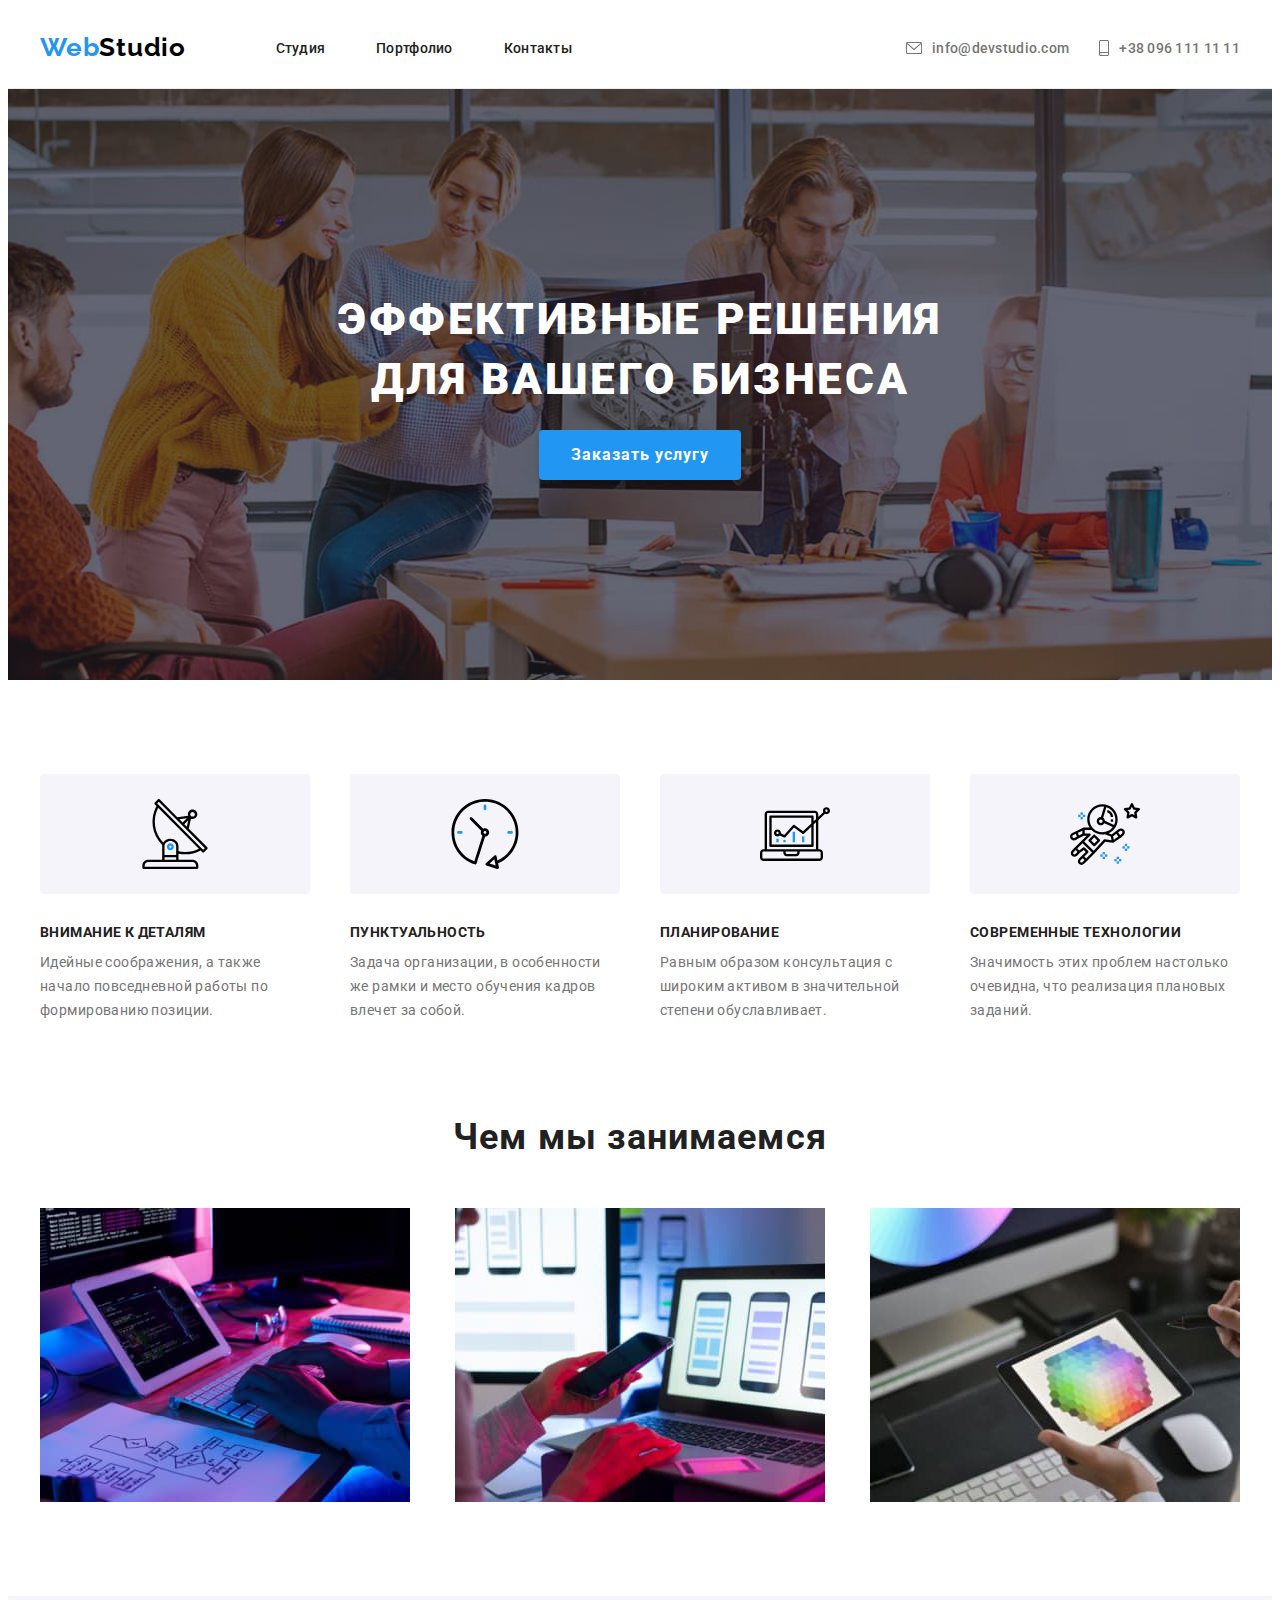
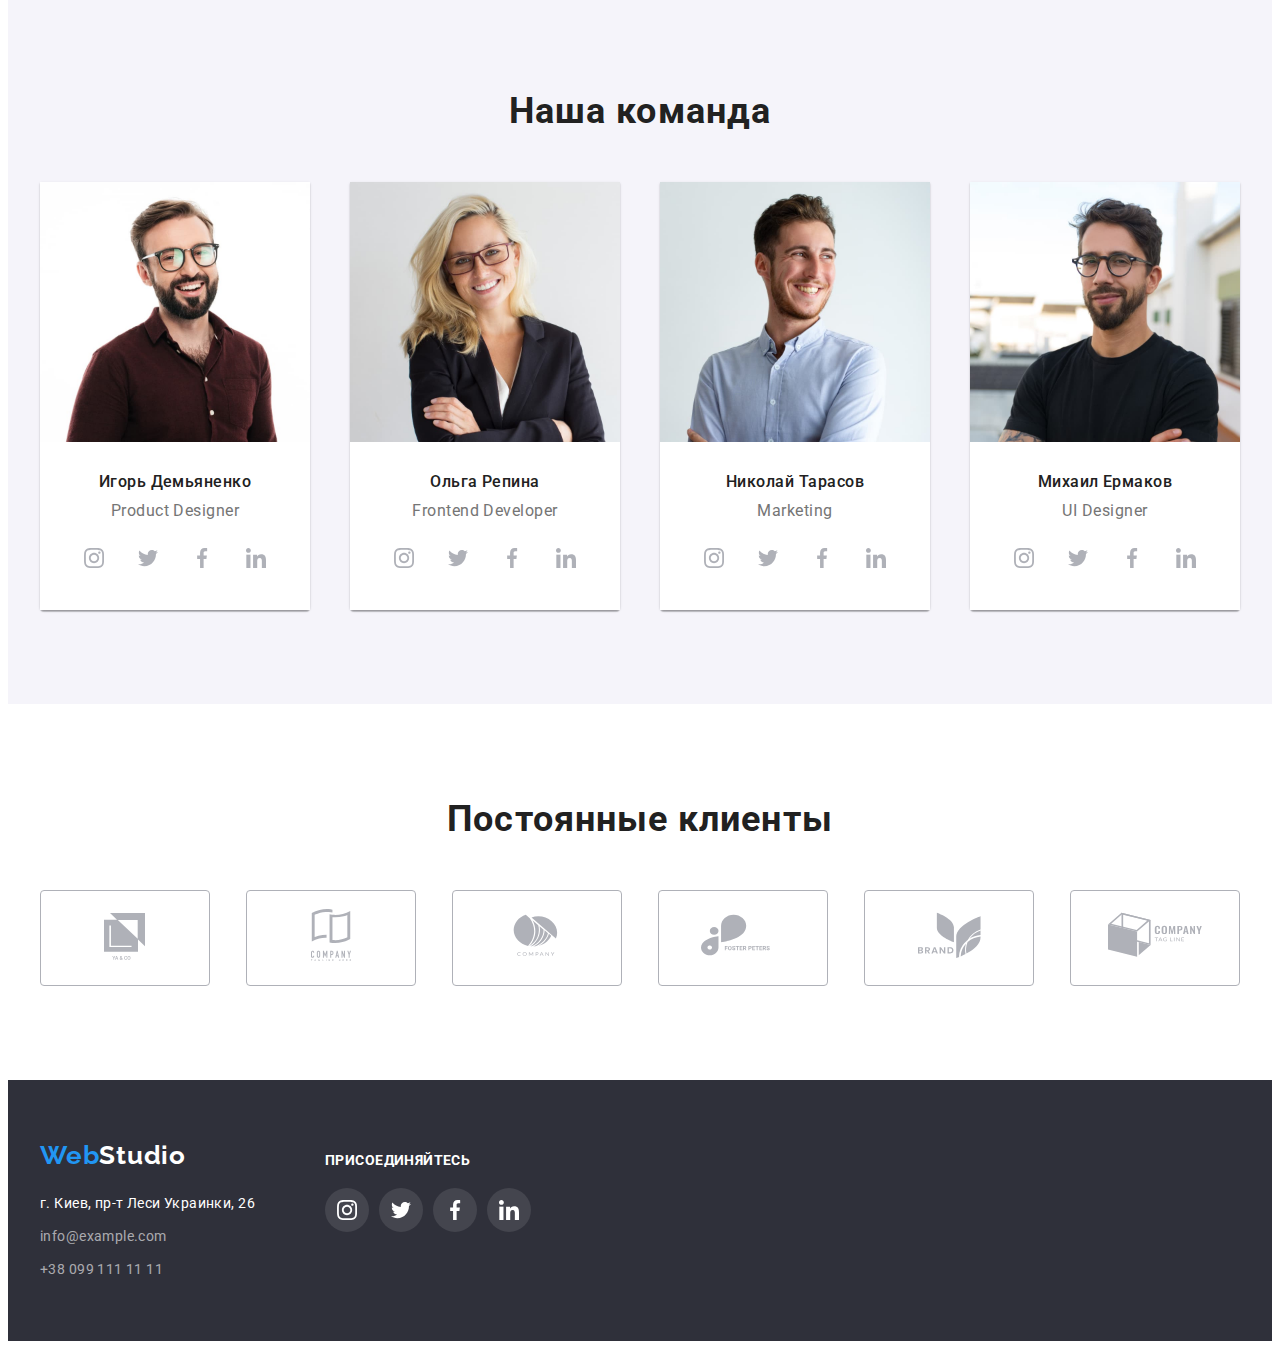
<file: index.html>
<!DOCTYPE html>
<html lang="ru">
<head>
    <meta charset="UTF-8">
    <meta http-equiv="X-UA-Compatible" content="IE=edge">
    <meta name="viewport" content="width=device-width, initial-scale=1.0">
    <title>document-studio</title>
    <link rel="stylesheet" href="https://cdnjs.cloudflare.com/ajax/libs/modern-normalize/1.1.0/modern-normalize.min.css"
        integrity="sha512-wpPYUAdjBVSE4KJnH1VR1HeZfpl1ub8YT/NKx4PuQ5NmX2tKuGu6U/JRp5y+Y8XG2tV+wKQpNHVUX03MfMFn9Q=="
        crossorigin="anonymous" referrerpolicy="no-referrer" />
    <link rel="preconnect" href="https://fonts.googleapis.com">
    <link rel="preconnect" href="https://fonts.gstatic.com" crossorigin>
    <link href="https://fonts.googleapis.com/css2?family=Raleway:wght@700&family=Roboto:wght@400;500;700;900&display=swap"
        rel="stylesheet">
    <link rel="stylesheet" href="./css/styles.css">
</head>
<body>
   <header class="header">
       <div class="container header-container">
            <nav class="header-nav">
                <a href="" class="header-logo"><span class="header-logo-first">Web</span><span class="header-logo-second">Studio</span></a>
                <ul class="list header-nav-list">
                    <li class="header-nav-item"><a href="" class="header-link">Студия</a></li>
                    <li class="header-nav-item"><a href="./portfolio.html" class="header-link">Портфолио</a></li>
                    <li class="header-nav-item"><a href="" class="header-link">Контакты</a></li>
                </ul>
            </nav>
            <ul class="list header-contacts-list">
                <li class="header-contacts-item">
                    <a href="mailto:info@devstudio.com" class="header-contacts-link">
                        <svg class="header-contacts-icon" width="16" height="12">
                            <use href="./images/icons.svg#icon-envelope"></use>
                        </svg> 
                    info@devstudio.com</a>
                </li>
                <li class="header-contacts-item">
                    <a href="tel:+380961111111" class="header-contacts-link">
                        <svg class="header-contacts-icon" width="10" height="16">
                            <use href="./images/icons.svg#icon-smartphone"></use>
                        </svg>
                    +38 096 111 11 11</a>
                </li>
            </ul>
        </div>
   </header> 

   <main>
        <section class="hero section">
            <div class="container">
                <h1 class="hero-title">Эффективные решения для вашего бизнеса</h1>
                <button type="button" class="hero-btn">Заказать услугу</button>
            </div>
        </section>
       
       <section class="peculiarities section">
           <div class="container">
                <h2 class="visually-hidden">Особенности</h2>
                <ul class="list peculiarities-list">
                    <li class="peculiarities-item">
                        <div class="peculiarities-decoration">
                            <svg class="peculiarities-decoration-icon" width="70" height="70">
                                <use href="./images/icons.svg#icon-antenna"></use>
                            </svg>
                        </div>
                        <h3 class="peculiarities-title">Внимание к деталям</h3>
                        <p class="peculiarities-text">
                                Идейные соображения, а также начало повседневной работы по формированию позиции.
                        </p>
                    </li>
                    <li class="peculiarities-item">
                        <div class="peculiarities-decoration">
                            <svg class="peculiarities-decoration-icon" width="70" height="70">
                                <use href="./images/icons.svg#icon-clock"></use>
                            </svg>
                        </div>
                        <h3 class="peculiarities-title">Пунктуальность</h3>
                        <p class="peculiarities-text">
                                Задача организации, в особенности же рамки и место обучения кадров влечет за собой.
                        </p>
                    </li>
                    <li class="peculiarities-item">
                        <div class="peculiarities-decoration">
                            <svg class="peculiarities-decoration-icon" width="70" height="70">
                                <use href="./images/icons.svg#icon-diagram"></use>
                            </svg>
                        </div>
                        <h3 class="peculiarities-title">Планирование</h3>
                        <p class="peculiarities-text"> Равным образом консультация с широким активом в значительной степени обуславливает.
                        </p>
                    </li>
                    <li class="peculiarities-item">
                        <div class="peculiarities-decoration">
                            <svg class="peculiarities-decoration-icon" width="70" height="70">
                                <use href="./images/icons.svg#icon-astronaut"></use>
                            </svg>
                        </div>
                        <h3 class="peculiarities-title">Современные технологии</h3>
                        <p class="peculiarities-text">Значимость этих проблем настолько очевидна, что реализация плановых заданий.
                            </p>
                    </li>
                </ul>
            </div>
       </section>

       <section class="activity section">
           <div class="container">
                <h2 class="activity-title">Чем мы занимаемся</h2>
                <ul class="list activity-list">
                    <li>
                        <img src="./images/writing_code.jpg" alt="процесс написания кода" width="370">
                    </li>
                    <li>
                        <img src="./images/creating_a_layout.jpg" alt="процесс создания макета сайта" width="370">
                    </li>
                    <li>
                        <img src="./images/site_design.jpg" alt="процесс оформления сайта" width="370">
                    </li>
                </ul>
            </div>
       </section>

       <section class="team section">
           <div class="container">
                <h2 class="team-title">Наша команда</h2>
                <ul class="list team-list">
                    <li class="team-item">                    
                        <img src="./images/team-member-1.jpg" alt="мужчина в очках и рубашке" width="270">
                        <div class="team-item-description">
                            <h3 class="team-item-title">Игорь Демьяненко</h3>                    
                            <p lang="en" class="team-item-text">Product Designer</p>
                            <ul class="team-socials-list list">
                                <li class="team-socials-item">
                                    <a href="" class="team-socials-link">
                                        <svg class="team-socials-icon" width="20" height="20">
                                            <use href="./images/icons.svg#icon-instagram"></use>
                                        </svg>
                                    </a>
                                </li>
                                <li class="team-socials-item">
                                    <a href="" class="team-socials-link">
                                        <svg class="team-socials-icon" width="20" height="20">
                                            <use href="./images/icons.svg#icon-twitter"></use>
                                        </svg>
                                    </a>
                                </li>
                                <li class="team-socials-item">
                                    <a href="" class="team-socials-link">
                                        <svg class="team-socials-icon" width="20" height="20">
                                            <use href="./images/icons.svg#icon-facebook"></use>
                                        </svg>
                                    </a>
                                </li>
                                <li class="team-socials-item">
                                    <a href="" class="team-socials-link">
                                        <svg class="team-socials-icon" width="20" height="20">
                                            <use href="./images/icons.svg#icon-linkedin"></use>
                                        </svg>
                                    </a>
                                </li>
                            </ul>
                        </div>
                    </li>
                    <li class="team-item">
                        <img src="./images/team-member-2.jpg" alt="женщина в очках и пиджаке" width="270">
                        <div class="team-item-description">
                            <h3 class="team-item-title">Ольга Репина</h3>
                            <p lang="en" class="team-item-text"> Frontend Developer</p>
                            <ul class="team-socials-list list">
                                <li class="team-socials-item">
                                    <a href="" class="team-socials-link">
                                        <svg class="team-socials-icon" width="20" height="20">
                                            <use href="./images/icons.svg#icon-instagram"></use>
                                        </svg>
                                    </a>
                                </li>
                                <li class="team-socials-item">
                                    <a href="" class="team-socials-link">
                                     <svg class="team-socials-icon" width="20" height="20">
                                         <use href="./images/icons.svg#icon-twitter"></use>
                                     </svg>   
                                    </a>
                                </li>
                                <li class="team-socials-item">
                                    <a href="" class="team-socials-link">
                                     <svg class="team-socials-icon" width="20" height="20">
                                         <use href="./images/icons.svg#icon-facebook"></use>
                                     </svg>   
                                    </a>
                                </li>
                                <li class="team-socials-item">
                                    <a href="" class="team-socials-link">
                                      <svg class="team-socials-icon" width="20" height="20">
                                          <use href="./images/icons.svg#icon-linkedin"></use>
                                      </svg>  
                                    </a>
                                </li>
                            </ul>
                        </div>
                    </li>
                    <li class="team-item">                    
                        <img src="./images/team-member-3.jpg" alt="мужчина в рубашке" width="270">
                        <div class="team-item-description">
                            <h3 class="team-item-title">Николай Тарасов</h3>
                            <p lang="en" class="team-item-text"> Marketing</p>
                            <ul class="team-socials-list list">
                                <li class="team-socials-item">
                                    <a href="" class="team-socials-link">
                                        <svg class="team-socials-icon" width="20" height="20">
                                            <use href="./images/icons.svg#icon-instagram"></use>
                                        </svg>
                                    </a>
                                </li>
                                <li class="team-socials-item">
                                    <a href="" class="team-socials-link">
                                        <svg class="team-socials-icon" width="20" height="20">
                                            <use href="./images/icons.svg#icon-twitter"></use>
                                        </svg>
                                    </a>
                                </li>
                                <li class="team-socials-item">
                                    <a href="" class="team-socials-link">
                                        <svg class="team-socials-icon" width="20" height="20">
                                            <use href="./images/icons.svg#icon-facebook"></use>
                                        </svg>
                                    </a>
                                </li>
                                <li class="team-socials-item">
                                    <a href="" class="team-socials-link">
                                        <svg class="team-socials-icon" width="20" height="20">
                                            <use href="./images/icons.svg#icon-linkedin"></use>
                                        </svg>
                                    </a>
                                </li>
                            </ul>
                        </div>
                    </li>
                    <li class="team-item">                    
                        <img src="./images/team-member-4.jpg" alt="мужчина в очках и футболке" width="270">
                        <div class="team-item-description">
                            <h3 class="team-item-title">Михаил Ермаков</h3>
                            <p lang="en" class="team-item-text"> UI Designer</p>
                            <ul class="team-socials-list list">
                                <li class="team-socials-item">
                                    <a href="" class="team-socials-link">
                                        <svg class="team-socials-icon" width="20" height="20">
                                            <use href="./images/icons.svg#icon-instagram"></use>
                                        </svg>
                                    </a>
                                </li>
                                <li class="team-socials-item">
                                    <a href="" class="team-socials-link">
                                        <svg class="team-socials-icon" width="20" height="20">
                                            <use href="./images/icons.svg#icon-twitter"></use>
                                        </svg>
                                    </a>
                                </li>
                                <li class="team-socials-item">
                                    <a href="" class="team-socials-link">
                                        <svg class="team-socials-icon" width="20" height="20">
                                            <use href="./images/icons.svg#icon-facebook"></use>
                                        </svg>
                                    </a>
                                </li>
                                <li class="team-socials-item">
                                    <a href="" class="team-socials-link">
                                        <svg class="team-socials-icon" width="20" height="20">
                                            <use href="./images/icons.svg#icon-linkedin"></use>
                                        </svg>
                                    </a>
                                </li>
                            </ul>
                        </div>
                    </li>
                </ul>
            </div>
       </section>
       
       <section class="clients section">
            <div class="container clients-container">
                <h2 class="clients-title">Постоянные клиенты</h2>
                <ul class="clients-list list">
                    <li class="clients-item">
                        <a href="" class="clients-item-link">
                            <svg class="clients-item-icon"  width="106" height="60">
                                <use href="./images/icons.svg#icon-company-1"></use>
                            </svg>
                        </a>
                    </li>
                    <li class="clients-item">
                        <a href="" class="clients-item-link">
                            <svg class="clients-item-icon" width="106" height="60">
                                <use href="./images/icons.svg#icon-company-2"></use>
                            </svg>
                        </a>
                    </li>
                    <li class="clients-item">
                        <a href="" class="clients-item-link">
                            <svg class="clients-item-icon" width="106" height="60">
                                <use href="./images/icons.svg#icon-company-3"></use>
                            </svg>
                        </a>
                    </li>
                    <li class="clients-item">
                        <a href="" class="clients-item-link">
                            <svg class="clients-item-icon" width="106" height="60">
                                <use href="./images/icons.svg#icon-company-4"></use>
                            </svg>
                        </a>
                    </li>
                    <li class="clients-item">
                        <a href="" class="clients-item-link">
                            <svg class="clients-item-icon" width="106" height="60">
                                <use href="./images/icons.svg#icon-company-5"></use>
                            </svg>
                        </a>
                    </li>
                    <li class="clients-item">
                        <a href="" class="clients-item-link">
                            <svg class="clients-item-icon" width="106" height="60">
                                <use href="./images/icons.svg#icon-company-6"></use>
                            </svg>
                        </a>
                    </li>
                </ul>
            </div>
       </section>
   </main>

   <footer class="footer">
       <div class="container footer-container">
           <div class="footer-logo-address">
                <a href="" class="footer-logo"><span class="footer-logo-first">Web</span><span class="footer-logo-second">Studio</span></a>
                <address class="footer-address">
                    <ul class="list">
                        <li class="footer-item"><a href="https://goo.gl/maps/iqcSmfnzoTDPEqYf7" target="_blank" rel="noopener noreferrer nofollow" class="footer-link footer-maps-link">г. Киев, пр-т Леси Украинки, 26</a></li>
                        <li class="footer-item"><a href="mailto:info@example.com" class="footer-link footer-contacts-link">info@example.com</a></li>
                        <li class="footer-item"><a href="tel:+380991111111" class="footer-link footer-contacts-link">+38 099 111 11 11</a></li>
                    </ul>
                </address>
            </div>
            <div class="footer-socials">
                <h3 class="footer-socials-title">ПРИСОЕДИНЯЙТЕСЬ</h3>
                <ul class="footer-socials-list list">
                    <li class="footer-socials-item">
                        <a href="" class="footer-socials-link">
                            <svg class="footer-socials-icon" width="20" height="20">
                                <use href="./images/icons.svg#icon-instagram"></use>
                            </svg>
                        </a>
                    </li>
                    <li class="footer-socials-item">
                        <a href="" class="footer-socials-link">
                            <svg class="footer-socials-icon" width="20" height="20">
                                <use href="./images/icons.svg#icon-twitter"></use>
                            </svg>
                        </a>
                    </li>
                    <li class="footer-socials-item">
                        <a href="" class="footer-socials-link">
                            <svg class="footer-socials-icon" width="20" height="20">
                                <use href="./images/icons.svg#icon-facebook"></use>
                            </svg>
                        </a>
                    </li>
                    <li class="footer-socials-item">
                        <a href="" class="footer-socials-link">
                            <svg class="footer-socials-icon" width="20" height="20">
                                <use href="./images/icons.svg#icon-linkedin"></use>
                            </svg>
                        </a>
                    </li>
                </ul>
            </div>
        </div>
   </footer>
</body>
</html>
</file>
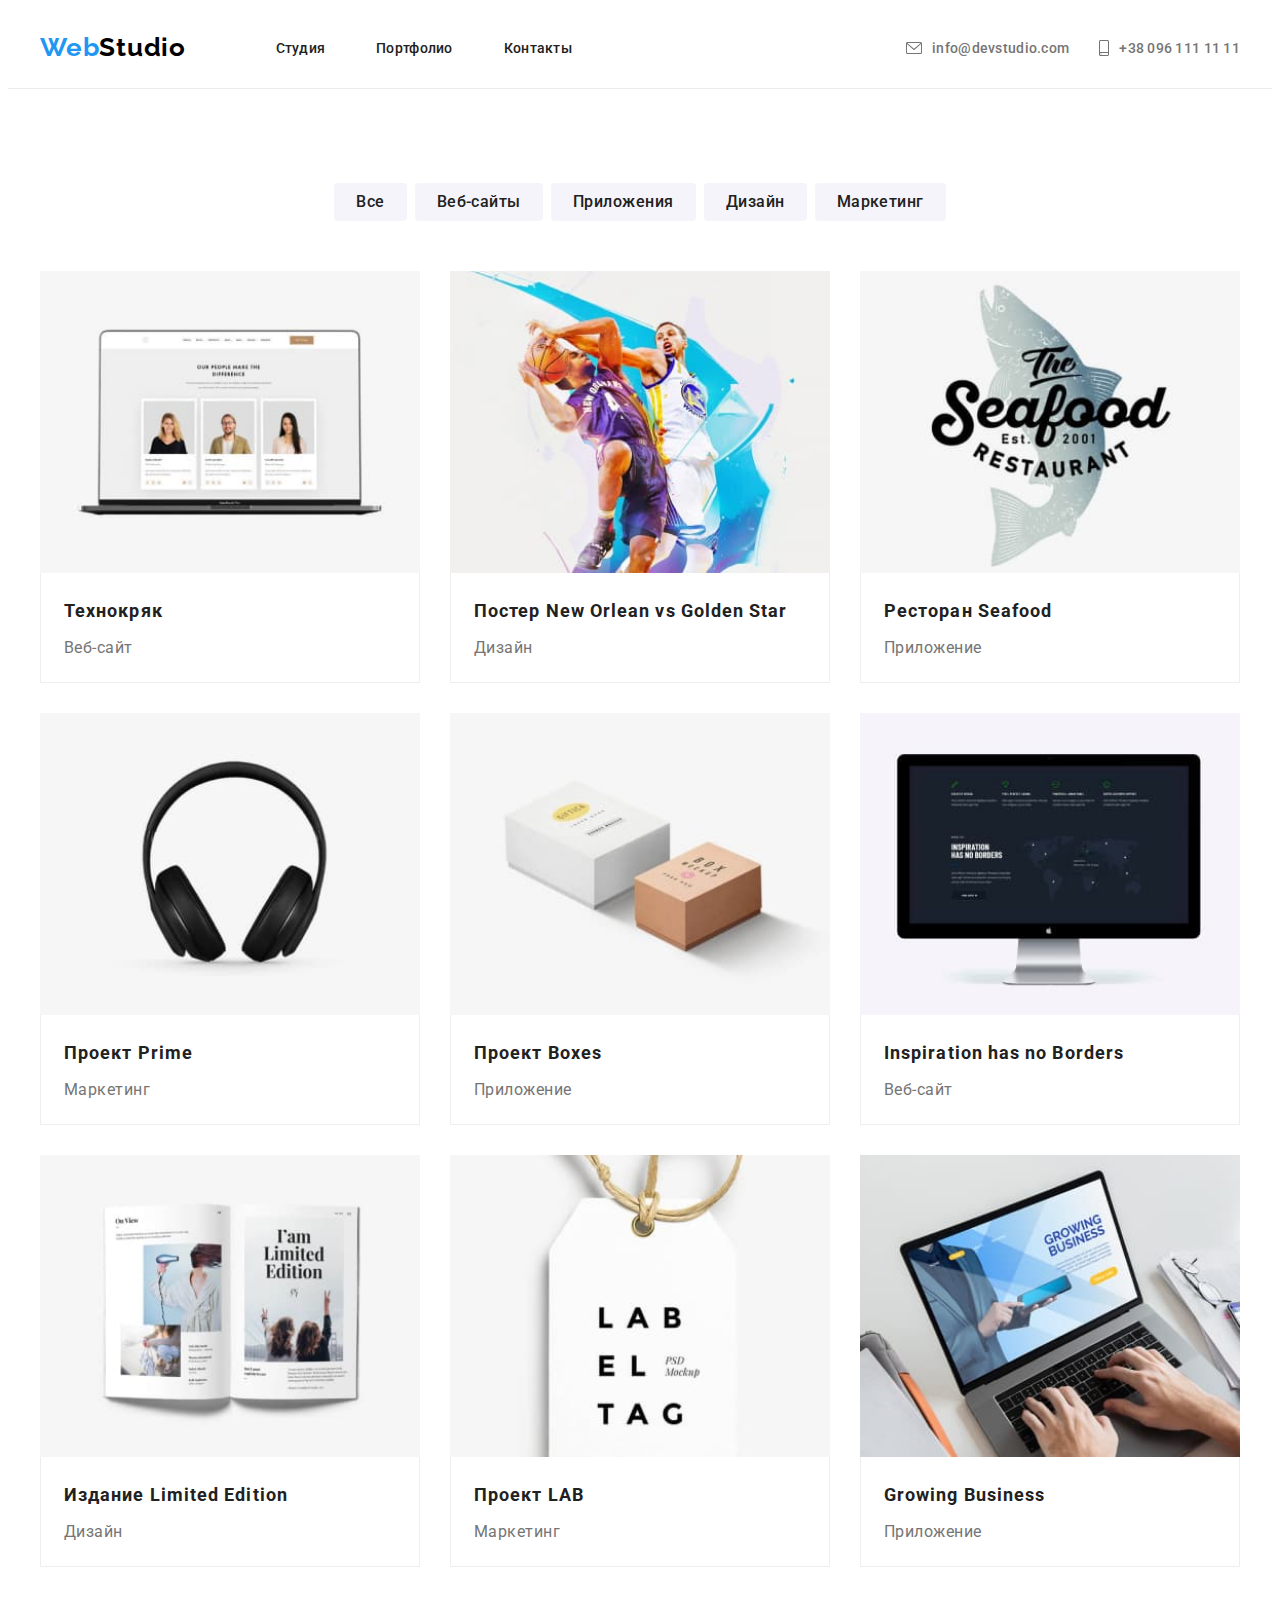
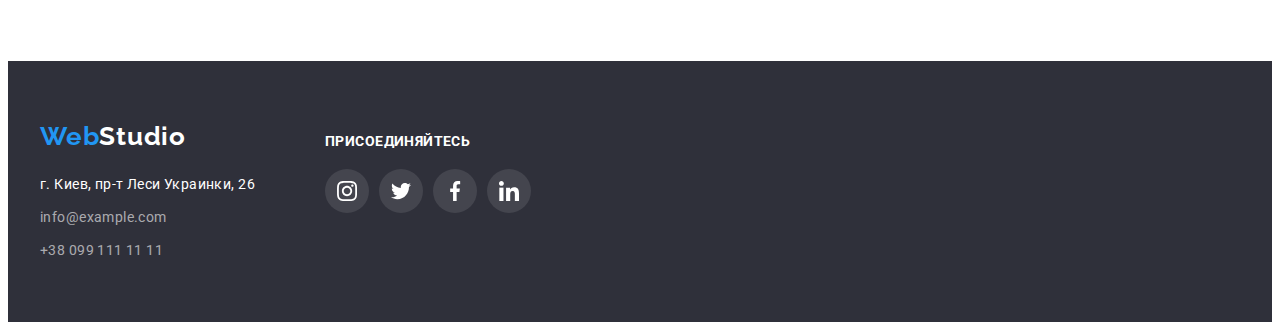
<file: portfolio.html>
<!DOCTYPE html>
<html lang="ru">
<head>
    <meta charset="UTF-8">
    <meta http-equiv="X-UA-Compatible" content="IE=edge">
    <meta name="viewport" content="width=device-width, initial-scale=1.0">
    <title>Document-portfolio</title>
    <link rel="stylesheet" href="https://cdnjs.cloudflare.com/ajax/libs/modern-normalize/1.1.0/modern-normalize.min.css"
        integrity="sha512-wpPYUAdjBVSE4KJnH1VR1HeZfpl1ub8YT/NKx4PuQ5NmX2tKuGu6U/JRp5y+Y8XG2tV+wKQpNHVUX03MfMFn9Q=="
        crossorigin="anonymous" referrerpolicy="no-referrer" />
    <link rel="preconnect" href="https://fonts.googleapis.com">
    <link rel="preconnect" href="https://fonts.gstatic.com" crossorigin>
    <link href="https://fonts.googleapis.com/css2?family=Raleway:wght@700&family=Roboto:wght@400;500;700;900&display=swap"
        rel="stylesheet">
    <link rel="stylesheet" href="./css/styles.css">
</head>
<body>
    <header class="header">
        <div class="container header-container">
            <nav class="header-nav">
                <a href="" class="header-logo"><span class="header-logo-first">Web</span><span class="header-logo-second">Studio</span></a>
                <ul class="list header-nav-list">
                    <li class="header-nav-item"><a href="./index.html" class="header-link">Студия</a></li>
                    <li class="header-nav-item"><a href="" class="header-link">Портфолио</a></li>
                    <li class="header-nav-item"><a href="" class="header-link">Контакты</a></li>
                </ul>
            </nav>
            <ul class="list header-contacts-list">
                <li class="header-contacts-item">
                    <a href="mailto:info@devstudio.com" class="header-contacts-link">
                        <svg class="header-contacts-icon" width="16" height="12">
                            <use href="./images/icons.svg#icon-envelope"></use>
                        </svg>
                        info@devstudio.com</a>
                </li>
                <li class="header-contacts-item">
                    <a href="tel:+380961111111" class="header-contacts-link">
                        <svg class="header-contacts-icon" width="10" height="16">
                            <use href="./images/icons.svg#icon-smartphone"></use>
                        </svg>
                        +38 096 111 11 11</a>
                </li>
            </ul>
        </div>
    </header>

    <main>
        <section class="portfolio section">
            <div class="container">
                <h2 class="visually-hidden">Наше портфолио</h2>
                <ul class="list portfolio-list-btn">
                    <li class="item-btn"><button type="button" class="portfolio-btn">Все</button></li>
                    <li class="item-btn"><button type="button" class="portfolio-btn">Веб-сайты</button></li>
                    <li class="item-btn"><button type="button" class="portfolio-btn">Приложения</button></li>
                    <li class="item-btn"><button type="button" class="portfolio-btn">Дизайн</button></li>
                    <li class="item-btn"><button type="button" class="portfolio-btn">Маркетинг</button></li>
                </ul>
                <ul class="list portfolio-projects-list">
                    <li class="portfolio-projects-item">
                        <a href="" class="portfolio-projects-item-link">
                            <img src="./images/web-site-1.jpg" alt="фотографии на ноутбуке" width="370">
                            <div class="portfolio-projects-description">
                                <h3 class="portfolio-projects-title">Технокряк</h3>
                                <p class="portfolio-projects-text">Веб-сайт</p>
                            </div>
                        </a>
                    </li>
                    <li class="portfolio-projects-item">
                        <a href="" class="portfolio-projects-item-link">
                            <img src="./images//design-1.jpg" alt="игра в баскетбол" width="370">
                            <div class="portfolio-projects-description">
                                <h3 class="portfolio-projects-title">Постер <span lang="en"> New Orlean vs Golden Star</span></h3>
                                <p class="portfolio-projects-text">Дизайн</p>
                            </div>
                        </a>
                    </li>
                    <li class="portfolio-projects-item">
                        <a href="" class="portfolio-projects-item-link">
                            <img src="./images/application-1.jpg" alt="рыба" width="370">
                            <div class="portfolio-projects-description">
                                <h3 class="portfolio-projects-title">Ресторан <span lang="en"> Seafood</span></h3>
                                <p class="portfolio-projects-text">Приложение</p>
                            </div>
                        </a>
                    </li>
                    <li class="portfolio-projects-item">
                        <a href="" class="portfolio-projects-item-link">
                            <img src="./images/marketing-1.jpg" alt="наушники" width="370">
                            <div class="portfolio-projects-description">
                                <h3 class="portfolio-projects-title">Проект <span lang="en">Prime</span></h3>
                                <p class="portfolio-projects-text">Маркетинг</p>
                            </div>
                        </a>
                    </li>
                    <li class="portfolio-projects-item">
                        <a href="" class="portfolio-projects-item-link">
                            <img src="./images/application-2.jpg" alt="две коробки" width="370">
                            <div class="portfolio-projects-description">
                                <h3 class="portfolio-projects-title">Проект <span lang="en">Boxes</span></h3>
                                <p class="portfolio-projects-text">Приложение</p>
                            </div>
                        </a>
                    </li>
                    <li class="portfolio-projects-item">
                        <a href="" class="portfolio-projects-item-link">
                            <img src="./images/web-site-2.jpg" alt="монитор компьютера" width="370">
                            <div class="portfolio-projects-description">
                                <h3 lang="en" class="portfolio-projects-title">Inspiration has no Borders</h3>
                                <p class="portfolio-projects-text">Веб-сайт</p>
                            </div>
                        </a>
                    </li>
                    <li class="portfolio-projects-item">
                        <a href="" class="portfolio-projects-item-link">
                            <img src="./images//design-2.jpg" alt="книга" width="370">
                            <div class="portfolio-projects-description">
                                <h3 class="portfolio-projects-title">Издание <span lang="en">Limited Edition</span></h3>
                                <p class="portfolio-projects-text">Дизайн</p>
                            </div>
                        </a>
                    </li>
                    <li class="portfolio-projects-item">
                        <a href="" class="portfolio-projects-item-link">
                            <img src="./images/marketing-2.jpg" alt="логотип проекта" width="370">
                            <div class="portfolio-projects-description">
                                <h3 class="portfolio-projects-title">Проект <span lang="en">LAB</span></h3>
                                <p class="portfolio-projects-text">Маркетинг</p>
                            </div>
                        </a>
                    </li>
                    <li class="portfolio-projects-item">
                        <a href="" class="portfolio-projects-item-link">
                            <img src="./images/application-3.jpg" alt="человек работает на ноутбуке" width="370">
                            <div class="portfolio-projects-description">
                                <h3 lang="en" class="portfolio-projects-title">Growing Business</h3>
                                <p class="portfolio-projects-text">Приложение</p>
                            </div>
                        </a>
                    </li>
                </ul>
            </div>
        </section>        
    </main>

    <footer class="footer">
        <div class="container footer-container">
            <div class="footer-logo-address">
                <a href="" class="footer-logo"><span class="footer-logo-first">Web</span><span class="footer-logo-second">Studio</span></a>
                <address class="footer-address">
                    <ul class="list">
                        <li class="footer-item"><a href="https://goo.gl/maps/iqcSmfnzoTDPEqYf7" target="_blank" rel="noopener noreferrer nofollow" class="footer-link footer-maps-link">г. Киев, пр-т Леси Украинки, 26</a></li>
                        <li class="footer-item"><a href="mailto:info@example.com" class="footer-link footer-contacts-link">info@example.com</a></li>
                        <li class="footer-item"><a href="tel:+380991111111" class="footer-link footer-contacts-link">+38 099 111 11 11</a></li>
                    </ul>
                </address>
            </div>
            <div class="footer-socials">
                <h3 class="footer-socials-title">ПРИСОЕДИНЯЙТЕСЬ</h3>
                <ul class="footer-socials-list list">
                    <li class="footer-socials-item">
                        <a href="" class="footer-socials-link">
                            <svg class="footer-socials-icon" width="20" height="20">
                                <use href="./images/icons.svg#icon-instagram"></use>
                            </svg>
                        </a>
                    </li>
                    <li class="footer-socials-item">
                        <a href="" class="footer-socials-link">
                            <svg class="footer-socials-icon" width="20" height="20">
                                <use href="./images/icons.svg#icon-twitter"></use>
                            </svg>
                        </a>
                    </li>
                    <li class="footer-socials-item">
                        <a href="" class="footer-socials-link">
                            <svg class="footer-socials-icon" width="20" height="20">
                                <use href="./images/icons.svg#icon-facebook"></use>
                            </svg>
                        </a>
                    </li>
                    <li class="footer-socials-item">
                        <a href="" class="footer-socials-link">
                            <svg class="footer-socials-icon" width="20" height="20">
                                <use href="./images/icons.svg#icon-linkedin"></use>
                            </svg>
                        </a>
                    </li>
                </ul>
            </div>
        </div>
    </footer>
</body>
</html>
</file>
<file: css/styles.css>
:root {
  --body-color: #212121;
  --body-background-color: #ffffff;
  --logo-first-color: #2196f3;
  --logo-second-color: #000000;
  --header-link-accent-color: #2196f3;
  --header-contacts-link-color: #757575;
  --header-contacts-link-accent-color: #2196f3;
  --header-border-bottom-color: #ececec;
  --footer-background-color: #2f303a;
  --footer-logo-first-color: #2196f3;
  --footer-logo-second-color: #ffffff;
  --footer-maps-link-color: #ffffff;
  --footer-contacts-link-color: rgba(255, 255, 255, 0.6);
  --footer-accent-link-color: #2196f3;
  --footer-join-color: #ffffff;
  --footer-socials-link-background-color: rgba(255, 255, 255, 0.1);
  --footer-socials-link-color: #ffffff;
  --footer-socials-accent-background-color: #2196f3;
  --hero-background-color: #2f303a;
  --hero-title-color: #ffffff;
  --hero-btn-background-color: #2196f3;
  --hero-btn-color: #ffffff;
  --hero-btn-accent-background-color: #f5f4fa;
  --hero-btn-shadow-color: rgba(0, 0, 0, 0.15);
  --peculiarities-decoration-background-color: #f5f4fa;
  --peculiarities-text-color: #757575;
  --team-background-color: #f5f4fa;
  --team-description-background-color: #ffffff;
  --team-link-background-color: #ffffff;
  --team-link-color: #afb1b8;
  --team-link-accent-background-color: #2196f3;
  --team-link-accent-color: #ffffff;
  --clients-link-border-color: #afb1b8;
  --clients-link-color: #afb1b8;
  --clients-link-accent-color: #2196f3;
  --clients-link-accent-border-color: #2196f3;
  --portfolio-btn-background-color: #f5f4fa;
  --portfolio-btn-accent-background-color: #2196f3;
  --portfolio-btn-accent-color: #ffffff;
  --portfolio-description-background-color: #ffffff;
  --portfolio-description-border-color: #eeeeee;
  --team-item-text-color: #757575;
  --portfolio-projects-title-color: #212121;
  --portfolio-projects-text-color: #757575;
}

h1,
h2,
h3,
h4,
h5,
h6,
p {
  margin: 0;
}

ul {
  margin: 0;
  padding: 0;
}

img {
  display: block;
  width: 100%;
  height: auto;
}

.list {
  list-style: none;
}

a {
  text-decoration: none;
}

body {
  font-family: "Roboto", sans-serif;
  color: var(--body-color);
  background-color: var(--body-background-color);
}

.container {
  width: 1200px;
  margin: 0 auto;
  padding-left: 15px;
  padding-right: 15px;
}

.section {
  padding-top: 94px;
  padding-bottom: 94px;
}

/*-------------------HEADER----------------------*/

.header {
  border-bottom: 1px solid var(--header-border-bottom-color);
  padding-top: 24px;
  padding-bottom: 25px;
}

.header-container {
  display: flex;
  align-items: center;
  justify-content: space-between;
}

.header-nav {
  display: flex;
  align-items: center;
  justify-content: space-between;
  min-width: 532px;
}

.header-logo {
  font-family: "Raleway", sans-serif;
  font-weight: bold;
  font-size: 26px;
  line-height: calc(31 / 26);
  letter-spacing: 0.03em;
}
.header-logo-first {
  color: var(--logo-first-color);
}
.header-logo-second {
  color: var(--logo-second-color);
}

.header-nav-list {
  display: flex;
}

.header-nav-item:not(:last-child) {
  margin-right: 51px;
}

.header-link {
  font-weight: 500;
  font-size: 14px;
  line-height: calc(16 / 14);
  letter-spacing: 0.02em;
  color: currentColor;
}
.header-link:hover,
.header-link:focus {
  color: var(--header-link-accent-color);
}

.header-contacts-list {
  display: flex;
}

.header-contacts-item:not(:last-child) {
  margin-right: 30px;
}

.header-contacts-link {
  font-weight: 500;
  font-size: 14px;
  line-height: calc(16 / 14);
  letter-spacing: 0.02em;
  color: var(--header-contacts-link-color);
  display: flex;
  align-items: center;
}
.header-contacts-icon {
  fill: currentColor;
  margin-right: 10px;
}

.header-contacts-link:hover,
.header-contacts-link:focus {
  color: var(--header-contacts-link-accent-color);
}

/* ----------------FOOTER------------------- */

.footer {
  background-color: var(--footer-background-color);
  padding-top: 60px;
  padding-bottom: 60px;
}

.footer-container {
  display: flex;
}

.footer-logo-address {
  margin-right: 70px;
}

.footer-logo {
  font-family: "Raleway", sans-serif;
  font-weight: bold;
  font-size: 26px;
  line-height: calc(31 / 26);
  letter-spacing: 0.03em;
  display: inline-block;
  margin-bottom: 20px;
}
.footer-logo-first {
  color: var(--footer-logo-first-color);
}
.footer-logo-second {
  color: var(--footer-logo-second-color);
}

.footer-link {
  font-style: normal;
  font-size: 14px;
  line-height: calc(24 / 14);
  letter-spacing: 0.03em;
}
.footer-maps-link {
  color: var(--footer-maps-link-color);
}
.footer-contacts-link {
  color: var(--footer-contacts-link-color);
}
.footer-link:hover,
.footer-link:focus {
  color: var(--footer-accent-link-color);
}

.footer-item:not(:last-child) {
  margin-bottom: 9px;
}

.footer-socials {
  padding-top: 12px;
}

.footer-socials-title {
  font-size: 14px;
  line-height: calc(16 / 14);
  letter-spacing: 0.03em;
  text-transform: uppercase;
  color: var(--footer-join-color);
  margin-bottom: 20px;
}
.footer-socials-list {
  display: flex;
  justify-content: center;
}
.footer-socials-item:not(:last-child) {
  margin-right: 10px;
}
.footer-socials-link {
  width: 44px;
  height: 44px;
  border-radius: 50%;
  background-color: var(--footer-socials-link-background-color);
  display: flex;
  align-items: center;
  justify-content: center;
  color: var(--footer-socials-link-color);
}
.footer-socials-icon {
  fill: currentColor;
}
.footer-socials-link:hover,
.footer-socials-link:focus {
  background-color: var(--footer-socials-accent-background-color);
}

/* -----------------STUDIO---------------------- */
/* --------------------HERO------------------------ */
.hero {
  background-color: var(--hero-background-color);
  background-image: linear-gradient(
      rgba(47, 48, 58, 0.4),
      rgba(47, 48, 58, 0.4)
    ),
    url(../images/hero-bg.jpg);
  background-repeat: no-repeat;
  background-position: center;
  background-size: cover;
  padding-top: 200px;
  padding-bottom: 200px;
  max-width: 1600px;
  margin: 0 auto;
}

.hero-title {
  font-weight: 900;
  font-size: 44px;
  line-height: calc(60 / 44);
  text-align: center;
  letter-spacing: 0.06em;
  text-transform: uppercase;
  color: var(--hero-title-color);
  margin-bottom: 21px;
  margin-left: auto;
  margin-right: auto;
  width: 623px;
}

.hero-btn {
  font-family: inherit;
  font-weight: bold;
  font-size: 16px;
  line-height: calc(30 / 16);
  display: flex;
  align-items: center;
  justify-content: center;
  letter-spacing: 0.06em;
  color: var(--hero-btn-color);
  background-color: var(--hero-btn-background-color);
  cursor: pointer;
  box-shadow: 0px 4px 4px var(--hero-btn-shadow-color);
  border-radius: 4px;
  border: 0 outset currentColor;
  padding: 10px 32px;
  margin-left: auto;
  margin-right: auto;
}
.hero-btn:hover,
.hero-btn:focus {
  background-color: var(--hero-btn-accent-background-color);
  color: currentColor;
}

/* ----------------PECULIARITIES----------------*/

.peculiarities {
  padding-bottom: 0;
}

.visually-hidden {
  position: absolute;
  white-space: nowrap;
  width: 1px;
  height: 1px;
  overflow: hidden;
  border: 0;
  padding: 0;
  clip: rect(0 0 0 0);
  clip-path: inset(50%);
  margin: -1px;
}

.peculiarities-list {
  display: flex;
  justify-content: space-between;
}

.peculiarities-item {
  width: 270px;
}
.peculiarities-decoration {
  display: flex;
  justify-content: center;
  padding-top: 25px;
  padding-bottom: 25px;
  background-color: var(--peculiarities-decoration-background-color);
  border-radius: 4px;
  margin-bottom: 30px;
}

.peculiarities-title {
  font-size: 14px;
  line-height: calc(16 / 14);
  letter-spacing: 0.03em;
  text-transform: uppercase;
  color: currentColor;
  margin-bottom: 10px;
}

.peculiarities-text {
  font-size: 14px;
  line-height: calc(24 / 14);
  letter-spacing: 0.03em;
  color: var(--peculiarities-text-color);
}

/* ----------------ACTIVITY---------------- */

.activity-title {
  font-size: 36px;
  line-height: calc(42 / 36);
  text-align: center;
  letter-spacing: 0.03em;
  color: currentColor;
  margin-bottom: 50px;
}

.activity-list {
  display: flex;
  justify-content: space-between;
}

/* --------------------TEAM------------------ */

.team {
  background-color: var(--team-background-color);
}

.team-title {
  font-size: 36px;
  line-height: calc(42 / 36);
  text-align: center;
  letter-spacing: 0.03em;
  color: currentColor;
  margin-bottom: 50px;
}

.team-list {
  display: flex;
  justify-content: space-between;
}

.team-item {
  width: 270px;
  box-shadow: 0px 1px 3px rgba(0, 0, 0, 0.12), 0px 1px 1px rgba(0, 0, 0, 0.14),
    0px 2px 1px rgba(0, 0, 0, 0.2);
  border-radius: 0px 0px 4px 4px;
}

.team-item-description {
  padding-top: 30px;
  padding-bottom: 30px;
  background-color: var(--team-description-background-color);
}

.team-item-title {
  font-weight: 500;
  font-size: 16px;
  line-height: calc(19 / 16);
  text-align: center;
  letter-spacing: 0.03em;
  color: currentColor;
  margin-bottom: 10px;
}

.team-item-text {
  font-size: 16px;
  line-height: calc(19 / 16);
  text-align: center;
  letter-spacing: 0.03em;
  color: var(--team-item-text-color);
  margin-bottom: 16px;
}

.team-socials-list {
  display: flex;
  justify-content: center;
}

.team-socials-item:not(:last-child) {
  margin-right: 10px;
}

.team-socials-link {
  width: 44px;
  height: 44px;
  background-color: var(--team-link-background-color);
  border-radius: 50%;
  display: flex;
  align-items: center;
  justify-content: center;
  color: var(--team-link-color);
}

.team-socials-icon {
  fill: currentColor;
}

.team-socials-link:hover,
.team-socials-link:focus {
  background-color: var(--team-link-accent-background-color);
  color: var(--team-link-accent-color);
}

/* ---------------------CLIENTS--------------------*/

.clients-title {
  font-size: 36px;
  line-height: calc(42 / 36);
  text-align: center;
  letter-spacing: 0.03em;
  color: currentColor;
  margin-bottom: 50px;
}

.clients-list {
  display: flex;
  justify-content: space-between;
}

.clients-item-link {
  display: block;
  padding: 15px 31px;
  border: 1px solid var(--clients-link-border-color);
  border-radius: 4px;
  color: var(--clients-link-color);
}

.clients-item-icon {
  fill: currentColor;
}

.clients-item-link:hover,
.clients-item-link:focus {
  color: var(--clients-link-accent-color);
  border-color: var(--clients-link-accent-border-color);
}
/* ---------------------PORTFOLIO------------------- */
/* -------------------- portfolio-------------------*/

.visually-hidden {
  position: absolute;
  white-space: nowrap;
  width: 1px;
  height: 1px;
  overflow: hidden;
  border: 0;
  padding: 0;
  clip: rect(0 0 0 0);
  clip-path: inset(50%);
  margin: -1px;
}

.portfolio-list-btn {
  margin-bottom: 50px;
  display: flex;
  justify-content: center;
}

.item-btn:not(:last-child) {
  margin-right: 8px;
}

.portfolio-btn {
  font-family: inherit;
  font-weight: 500;
  font-size: 16px;
  line-height: calc(26 / 16);
  text-align: center;
  letter-spacing: 0.03em;
  color: currentColor;
  background-color: var(--portfolio-btn-background-color);
  cursor: pointer;
  padding: 6px 22px;
  border: 0 outset currentColor;
  border-radius: 4px;
}

.portfolio-btn:hover,
.portfolio-btn:focus {
  background-color: var(--portfolio-btn-accent-background-color);
  color: var(--portfolio-btn-accent-color);
  box-shadow: 0px 3px 1px rgba(0, 0, 0, 0.1), 0px 1px 2px rgba(0, 0, 0, 0.08),
    0px 2px 2px rgba(0, 0, 0, 0.12);
}

.portfolio-projects-list {
  display: flex;
  flex-wrap: wrap;
  margin-left: -30px;
  margin-top: -30px;
}

.portfolio-projects-item {
  margin-left: 30px;
  margin-top: 30px;
  flex-basis: calc((100% - 90px) / 3);
}

.portfolio-projects-item-link {
  display: block;
}

.portfolio-projects-item-link:hover {
  box-shadow: 0px 1px 1px rgba(0, 0, 0, 0.12), 0px 4px 4px rgba(0, 0, 0, 0.06),
    1px 4px 6px rgba(0, 0, 0, 0.16);
}

.portfolio-projects-description {
  background-color: var(--portfolio-description-background-color);
  border-right: 1px solid var(--portfolio-description-border-color);
  border-bottom: 1px solid var(--portfolio-description-border-color);
  border-left: 1px solid var(--portfolio-description-border-color);
  padding-top: 20px;
  padding-right: 23px;
  padding-bottom: 19px;
  padding-left: 23px;
}

.portfolio-projects-title {
  font-size: 18px;
  line-height: calc(36 / 18);
  letter-spacing: 0.06em;
  color: var(--portfolio-projects-title-color);
  margin-bottom: 4px;
}

.portfolio-projects-text {
  font-size: 16px;
  line-height: calc(30 / 16);
  letter-spacing: 0.03em;
  color: var(--portfolio-projects-text-color);
}
</file>
